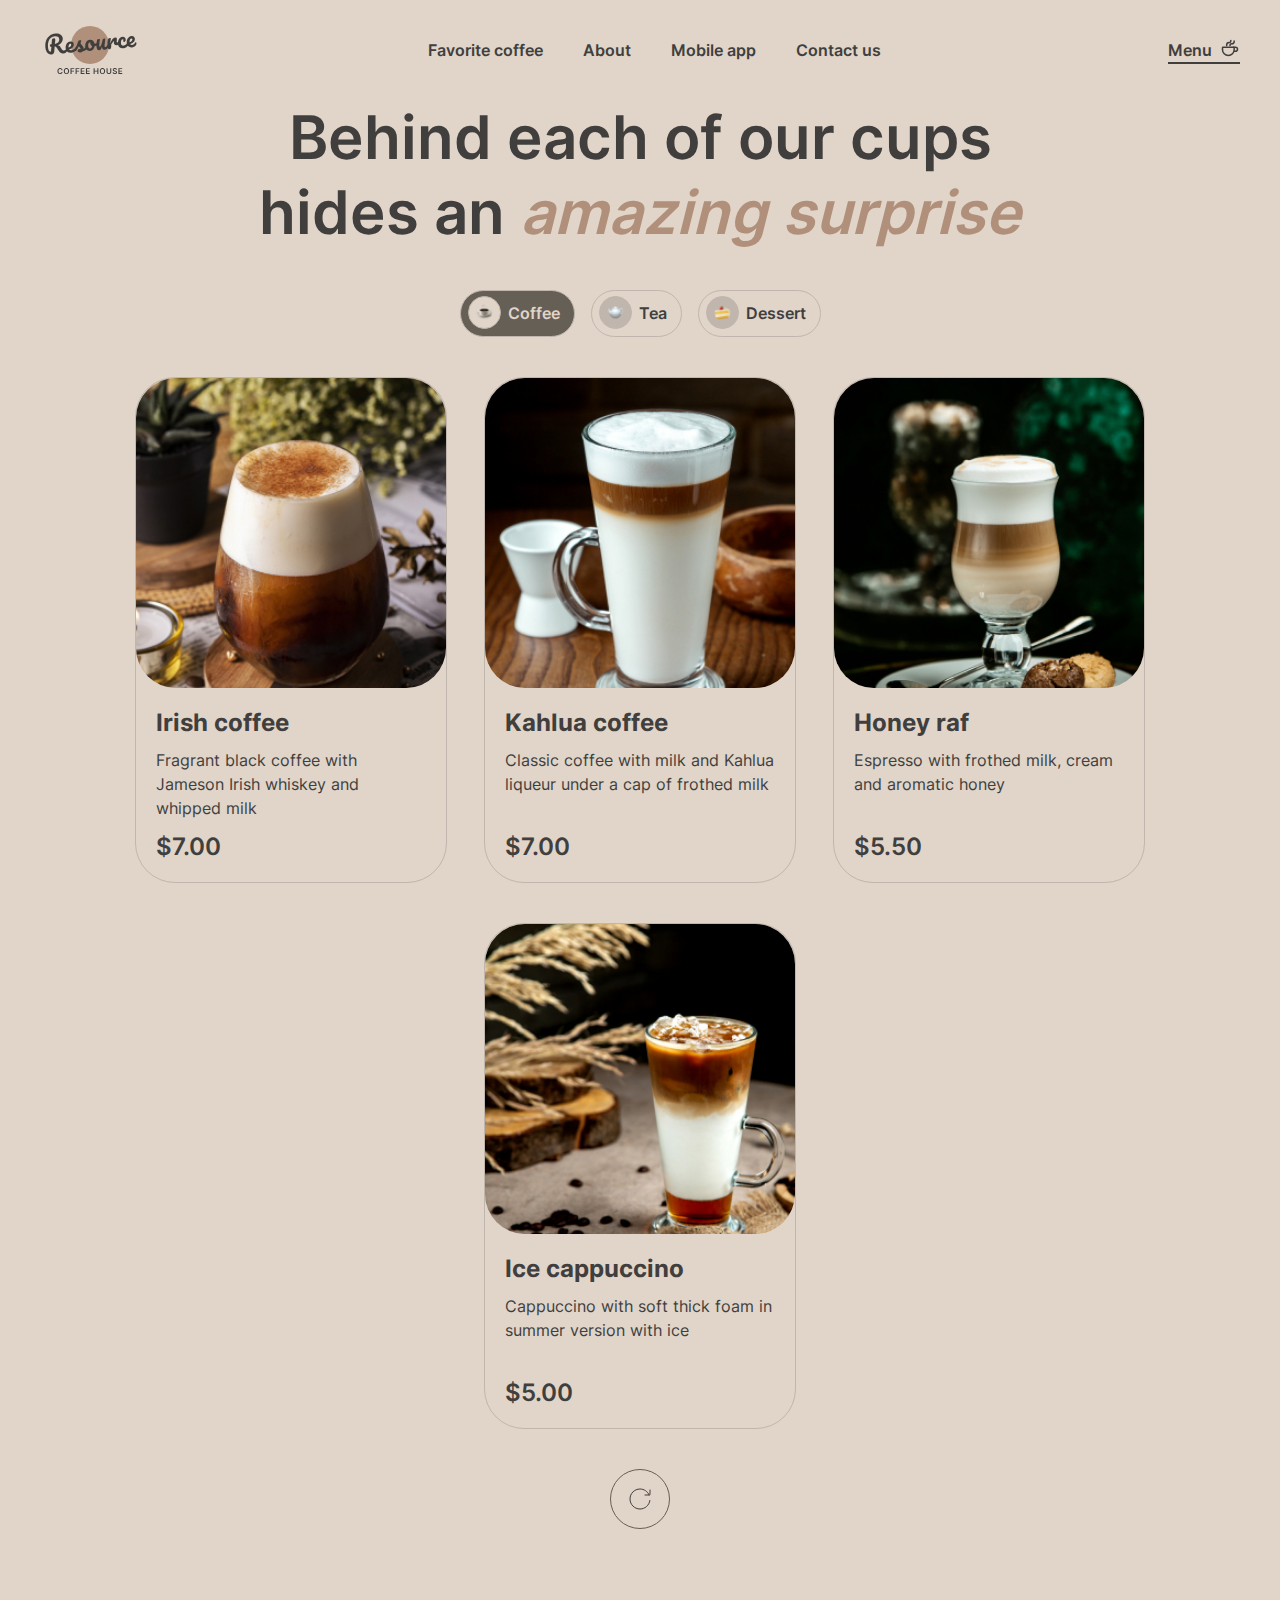
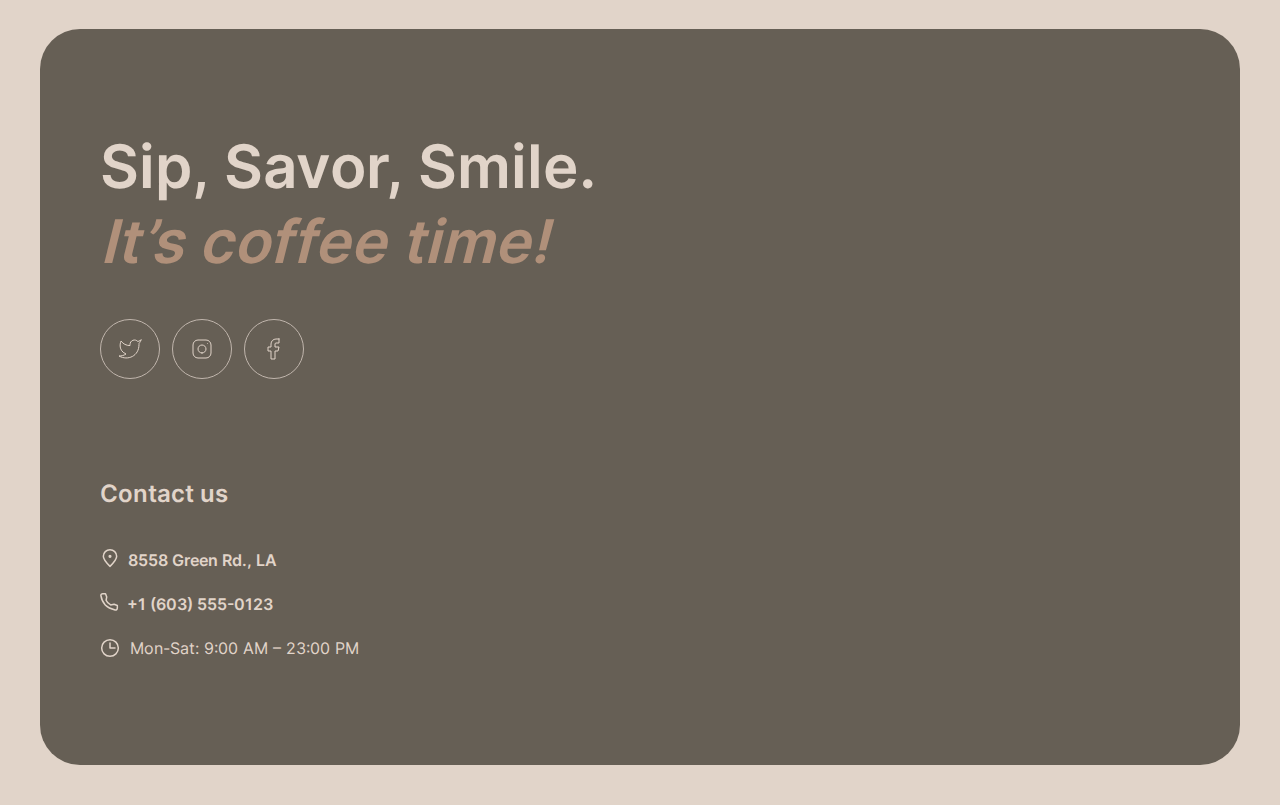
<file: Coffee.html>
<!DOCTYPE html>
<html lang="en">
  <head>
    <meta charset="UTF-8" />
    <meta name="viewport" content="width=device-width, initial-scale=1.0" />
    <link rel="stylesheet" href="css/normalize.css" />
    <link rel="stylesheet" href="css/style.css" />
    <link rel="stylesheet" href="css/navigation.css" />
    <link rel="stylesheet" href="css/header.css" />
    <link rel="stylesheet" href="css/footer.css" />
    <link rel="stylesheet" href="css/itemsPage.css" />
    <link rel="stylesheet" href="css/burger.css" />
    <link rel="stylesheet" href="css/modal.css" />
    <link rel="icon" href="img/coffeCupIcon.svg" type="image/x-icon" />
    <title>Coffee-Title</title>
  </head>
  <body>
    <header class="header">
      <div class="container header__container">
        <a href="index.html"
          ><img class="header__logo" src="img/logo.svg" alt="headerLogo"
        /></a>
        <div class="header__menu menu">
          <div class="menu__icon">
            <span></span>
            <span></span>
          </div>
          <nav class="menu__body">
            <ul class="menu__list">
              <li class="menu__item">
                <a href="index.html#favouritesCoffee" class="menu__link"
                  >Favorite coffee</a
                >
              </li>
              <li class="menu__item">
                <a href="index.html#about" class="menu__link">About</a>
              </li>
              <li class="menu__item">
                <a href="index.html#mobileApp" class="menu__link">Mobile app</a>
              </li>
              <li class="menu__item">
                <a href="#footer" class="menu__link">Contact us</a>
              </li>
              <li class="menu__item">
                <a
                  href="Coffee.html"
                  class="link__disabled menu__link menu__coffee"
                  >Menu</a
                >
              </li>
            </ul>
          </nav>
        </div>
        <nav class="header__navigation navigation">
          <ul class="navigation__list">
            <li class="navigation__item">
              <a href="index.html#favouritesCoffee" class="navigation__link"
                >Favorite coffee</a
              >
            </li>
            <li class="navigation__item">
              <a href="index.html#about" class="navigation__link">About</a>
            </li>
            <li class="navigation__item">
              <a href="index.html#mobileApp" class="navigation__link"
                >Mobile app</a
              >
            </li>
            <li class="navigation__item">
              <a href="#footer" class="navigation__link">Contact us </a>
            </li>
          </ul>
        </nav>
        <a
          href="Coffee.html"
          class="header__link navigation__link link__disabled"
          >Menu</a
        >
      </div>
    </header>
    <div class="main">
      <h1 class="visually-hidden">Coffee-House</h1>
      <div class="main__container container">
        <h2 class="main__title">
          Behind each of our cups hides an
          <span class="main__title_warning">amazing surprise</span>
        </h2>
        <div class="options__container">
          <div class="options__list">
            <a class="link__disabled" href="Coffee.html"
              ><div class="option__item option__active">
                <img
                  src="img/coffeCupIcon.svg"
                  alt="iconNavigate"
                  class="option__image"
                />Coffee
              </div></a
            >
            <a href="Tea.html">
              <div class="option__item option__unactive">
                <img
                  src="img/teaCoupleIcon.svg"
                  alt="iconNavigate"
                  class="option__image"
                />Tea
              </div></a
            >
            <a href="Dessert.html"
              ><div class="option__item option__unactive">
                <img
                  src="img/piceOfCaceIcon.svg"
                  alt="iconNavigate"
                  class="option__image"
                />Dessert
              </div></a
            >
          </div>
        </div>
        <div class="shop__container">
          <div class="modal"></div>
          <ul class="shop__list">
            <li class="shop__item" data-index="0">
              <div class="shop__item_img">
                <img src="img/coffee-1.jpg" alt="itemImg" />
              </div>
              <div class="shop__item_info">
                <h3 class="shop__item-title">Irish coffee</h3>
                <p class="shop__item-description">
                  Fragrant black coffee with Jameson Irish whiskey and whipped
                  milk
                </p>
                <p class="shop__item-price">$7.00</p>
              </div>
            </li>
            <li class="shop__item" data-index="1">
              <div class="shop__item_img">
                <img src="img/coffee-2.jpg" alt="itemImg" />
              </div>
              <div class="shop__item_info">
                <h3 class="shop__item-title">Kahlua coffee</h3>
                <p class="shop__item-description">
                  Classic coffee with milk and Kahlua liqueur under a cap of
                  frothed milk
                </p>
                <p class="shop__item-price">$7.00</p>
              </div>
            </li>
            <li class="shop__item" data-index="2">
              <div class="shop__item_img">
                <img src="img/coffee-3.jpg" alt="itemImg" />
              </div>
              <div class="shop__item_info">
                <h3 class="shop__item-title">Honey raf</h3>
                <p class="shop__item-description">
                  Espresso with frothed milk, cream and aromatic honey
                </p>
                <p class="shop__item-price">$5.50</p>
              </div>
            </li>
            <li class="shop__item" data-index="3">
              <div class="shop__item_img">
                <img src="img/coffee-4.jpg" alt="itemImg" />
              </div>
              <div class="shop__item_info">
                <h3 class="shop__item-title">Ice cappuccino</h3>
                <p class="shop__item-description">
                  Cappuccino with soft thick foam in summer version with ice
                </p>
                <p class="shop__item-price">$5.00</p>
              </div>
            </li>
            <li class="shop__item shop__item_hidden" data-index="4">
              <div class="shop__item_img">
                <img src="img/coffee-5.jpg" alt="itemImg" />
              </div>
              <div class="shop__item_info">
                <h3 class="shop__item-title">Espresso</h3>
                <p class="shop__item-description">Classic black coffee</p>
                <p class="shop__item-price">$4.50</p>
              </div>
            </li>
            <li class="shop__item shop__item_hidden" data-index="5">
              <div class="shop__item_img">
                <img src="img/coffee-6.jpg" alt="itemImg" />
              </div>
              <div class="shop__item_info">
                <h3 class="shop__item-title">Latte</h3>
                <p class="shop__item-description">
                  Espresso coffee with the addition of steamed milk and dense
                  milk foam
                </p>
                <p class="shop__item-price">$5.50</p>
              </div>
            </li>
            <li class="shop__item shop__item_hidden" data-index="6">
              <div class="shop__item_img">
                <img src="img/coffee-7.jpg" alt="itemImg" />
              </div>
              <div class="shop__item_info">
                <h3 class="shop__item-title">Latte macchiato</h3>
                <p class="shop__item-description">
                  Espresso with frothed milk and chocolate
                </p>
                <p class="shop__item-price">$5.50</p>
              </div>
            </li>
            <li class="shop__item shop__item_hidden" data-index="7">
              <div class="shop__item_img">
                <img src="img/coffee-8.jpg" alt="itemImg" />
              </div>
              <div class="shop__item_info">
                <h3 class="shop__item-title">Coffee with cognac</h3>
                <p class="shop__item-description">
                  Fragrant black coffee with cognac and whipped cream
                </p>
                <p class="shop__item-price">$6.50</p>
              </div>
            </li>
          </ul>
          <div class="btn__wrapper">
            <button class="shop__btn_refresh">
              <svg
                xmlns="http://www.w3.org/2000/svg"
                width="24"
                height="24"
                viewBox="0 0 24 24"
                fill="none"
              >
                <path
                  d="M21.8883 13.5C21.1645 18.3113 17.013 22 12 22C6.47715 22 2 17.5228 2 12C2 6.47715 6.47715 2 12 2C16.1006 2 19.6248 4.46819 21.1679 8"
                  stroke="currentColor"
                  stroke-linecap="round"
                  stroke-linejoin="round"
                />
                <path
                  d="M17 8H21.4C21.7314 8 22 7.73137 22 7.4V3"
                  stroke="currentColor"
                  stroke-linecap="round"
                  stroke-linejoin="round"
                />
              </svg>
            </button>
          </div>
        </div>
      </div>
    </div>
    <footer id="footer" class="footer">
      <div class="container">
        <div class="footer__container">
          <div class="footer__social">
            <h2 class="footer__title">
              Sip, Savor, Smile.
              <span class="footer__title_warning">It’s coffee time!</span>
            </h2>
            <ul class="social__list">
              <li class="social__item">
                <a target="_blank" href="https://twitter.com/x">
                  <svg
                    xmlns="http://www.w3.org/2000/svg"
                    width="24"
                    height="24"
                    viewBox="0 0 24 24"
                    fill="none"
                  >
                    <path
                      d="M23 3.01006C23 3.01006 20.9821 4.20217 19.86 4.54006C19.2577 3.84757 18.4573 3.35675 17.567 3.13398C16.6767 2.91122 15.7395 2.96725 14.8821 3.29451C14.0247 3.62177 13.2884 4.20446 12.773 4.96377C12.2575 5.72309 11.9877 6.62239 12 7.54006V8.54006C10.2426 8.58562 8.50127 8.19587 6.93101 7.4055C5.36074 6.61513 4.01032 5.44869 3 4.01006C3 4.01006 -1 13.0101 8 17.0101C5.94053 18.408 3.48716 19.109 1 19.0101C10 24.0101 21 19.0101 21 7.51006C20.9991 7.23151 20.9723 6.95365 20.92 6.68006C21.9406 5.67355 23 3.01006 23 3.01006Z"
                      stroke="currentColor"
                      stroke-linecap="round"
                      stroke-linejoin="round"
                    />
                  </svg>
                </a>
              </li>
              <li class="social__item">
                <a target="_blank" href="https://www.instagram.com/">
                  <svg
                    xmlns="http://www.w3.org/2000/svg"
                    width="24"
                    height="24"
                    viewBox="0 0 24 24"
                    fill="none"
                  >
                    <path
                      d="M12 16C14.2091 16 16 14.2091 16 12C16 9.79086 14.2091 8 12 8C9.79086 8 8 9.79086 8 12C8 14.2091 9.79086 16 12 16Z"
                      stroke="currentColor"
                      stroke-linecap="round"
                      stroke-linejoin="round"
                    />
                    <path
                      d="M3 16V8C3 5.23858 5.23858 3 8 3H16C18.7614 3 21 5.23858 21 8V16C21 18.7614 18.7614 21 16 21H8C5.23858 21 3 18.7614 3 16Z"
                      stroke="currentColor"
                    />
                    <path
                      d="M17.5 6.51L17.51 6.49889"
                      stroke="currentColor"
                      stroke-linecap="round"
                      stroke-linejoin="round"
                    />
                  </svg>
                </a>
              </li>
              <li class="social__item">
                <a target="_blank" href="https://www.facebook.com/">
                  <svg
                    xmlns="http://www.w3.org/2000/svg"
                    width="24"
                    height="24"
                    viewBox="0 0 24 24"
                    fill="none"
                  >
                    <path
                      d="M17 2H14C12.6739 2 11.4021 2.52678 10.4645 3.46447C9.52678 4.40215 9 5.67392 9 7V10H6V14H9V22H13V14H16L17 10H13V7C13 6.73478 13.1054 6.48043 13.2929 6.29289C13.4804 6.10536 13.7348 6 14 6H17V2Z"
                      stroke="currentColor"
                      stroke-linecap="round"
                      stroke-linejoin="round"
                    />
                  </svg>
                </a>
              </li>
            </ul>
          </div>
          <div class="footer__contacts">
            <h3 class="contacts__title">Contact us</h3>
            <ul class="contacts__info">
              <li class="contacts__item contacts__item-link">
                <a
                  target="blank"
                  href="https://www.tripadvisor.ru/Restaurants-g294195-c8-Tbilisi.html"
                  ><img src="img/locationImg.svg" alt="location" />8558 Green
                  Rd., LA</a
                >
              </li>
              <li class="contacts__item contacts__item-link">
                <a target="blank" href="tel:+16035550123"
                  ><img src="img/phoneImg.svg" alt="phone" />+1 (603)
                  555-0123</a
                >
              </li>
              <li class="contacts__item item__info_wrapper">
                <img src="img/clockImg.svg" alt="scelude" />
                <span class="contacts__item_info"
                  >Mon-Sat: 9:00 AM – 23:00 PM</span
                >
              </li>
            </ul>
          </div>
        </div>
      </div>
    </footer>
    <script src="showitems.js"></script>
    <script src="modal.js"></script>
    <script src="burger.js"></script>
  </body>
</html>
</file>
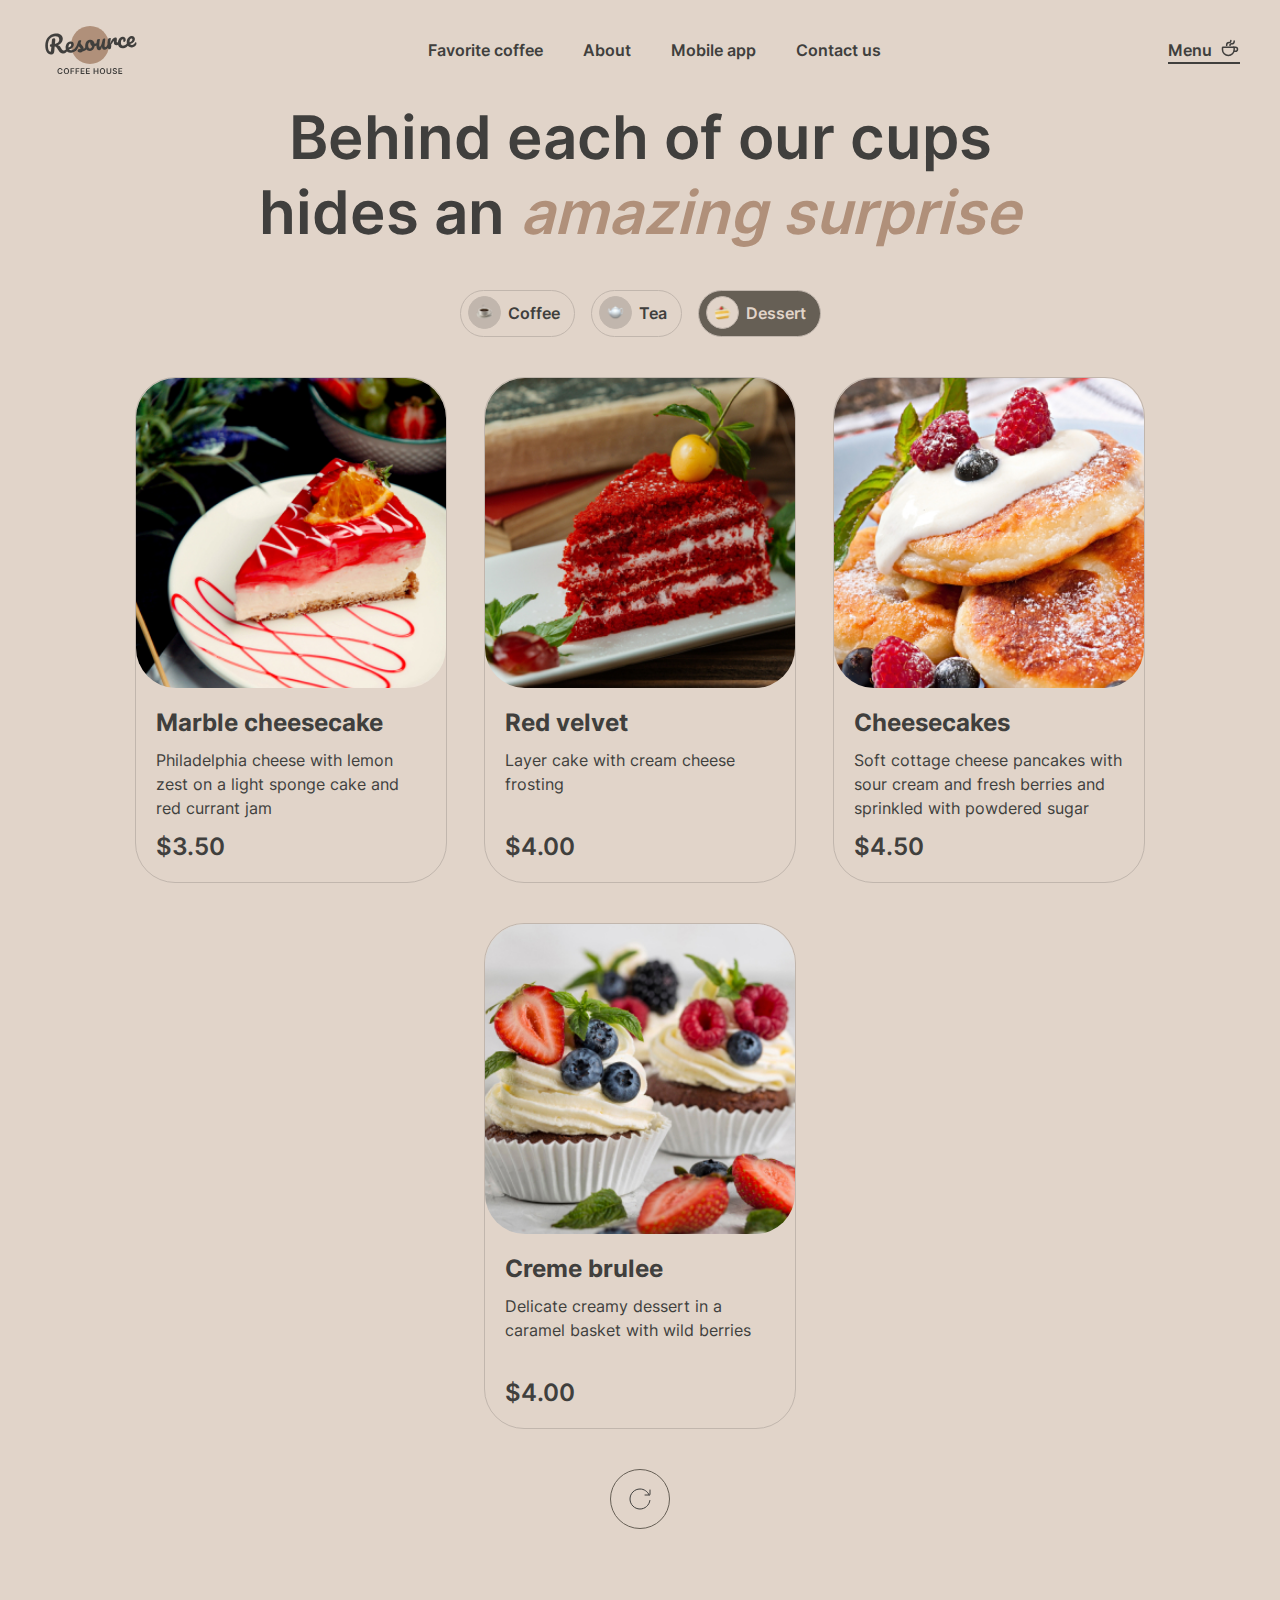
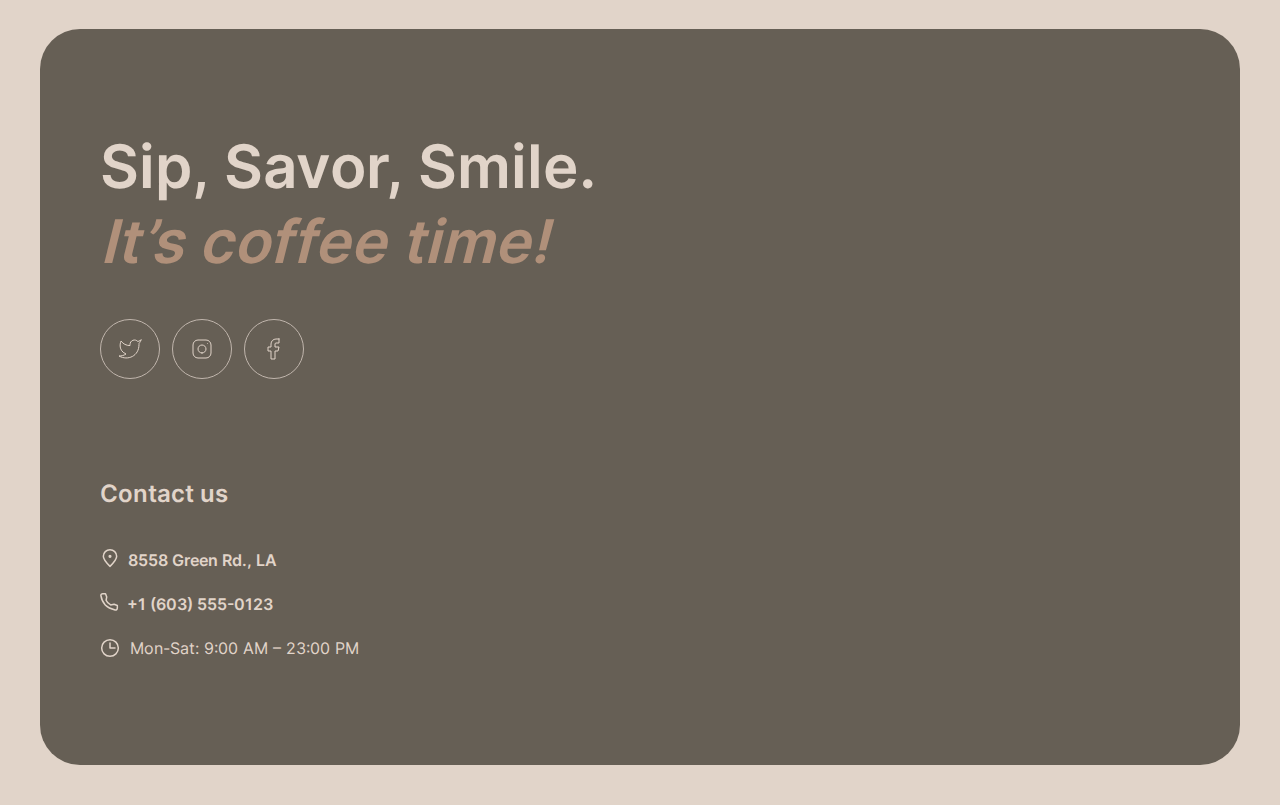
<file: Dessert.html>
<!DOCTYPE html>
<html lang="en">
  <head>
    <meta charset="UTF-8" />
    <meta name="viewport" content="width=device-width, initial-scale=1.0" />
    <link rel="stylesheet" href="css/normalize.css" />
    <link rel="stylesheet" href="css/style.css" />
    <link rel="stylesheet" href="css/navigation.css" />
    <link rel="stylesheet" href="css/header.css" />
    <link rel="stylesheet" href="css/footer.css" />
    <link rel="stylesheet" href="css/itemsPage.css" />
    <link rel="stylesheet" href="css/burger.css" />
    <link rel="stylesheet" href="css/modal.css" />
    <link rel="icon" href="img/coffeCupIcon.svg" type="image/x-icon" />
    <title>Dessert</title>
  </head>
  <body>
    <header class="header">
      <div class="container header__container">
        <a href="index.html"
          ><img class="header__logo" src="img/logo.svg" alt="headerLogo"
        /></a>
        <div class="header__menu menu">
          <div class="menu__icon">
            <span></span>
            <span></span>
          </div>
          <nav class="menu__body">
            <ul class="menu__list">
              <li class="menu__item">
                <a href="index.html#favouritesCoffee" class="menu__link"
                  >Favorite coffee</a
                >
              </li>
              <li class="menu__item">
                <a href="index.html#about" class="menu__link">About</a>
              </li>
              <li class="menu__item">
                <a href="index.html#mobileApp" class="menu__link">Mobile app</a>
              </li>
              <li class="menu__item">
                <a href="#footer" class="menu__link">Contact us</a>
              </li>
              <li class="menu__item">
                <a href="Coffee.html" class="menu__link menu__coffee">Menu</a>
              </li>
            </ul>
          </nav>
        </div>
        <nav class="header__navigation navigation">
          <ul class="navigation__list">
            <li class="navigation__item">
              <a href="index.html#favouritesCoffee" class="navigation__link"
                >Favorite coffee</a
              >
            </li>
            <li class="navigation__item">
              <a href="index.html#about" class="navigation__link">About</a>
            </li>
            <li class="navigation__item">
              <a href="index.html#mobileApp" class="navigation__link"
                >Mobile app</a
              >
            </li>
            <li class="navigation__item">
              <a href="#footer" class="navigation__link">Contact us </a>
            </li>
          </ul>
        </nav>
        <a
          href="Coffee.html"
          class="header__link navigation__link link__disabled"
          >Menu</a
        >
      </div>
    </header>
    <div class="main">
      <h1 class="visually-hidden">Coffee-House</h1>
      <div class="main__container container">
        <h2 class="main__title">
          Behind each of our cups hides an
          <span class="main__title_warning">amazing surprise</span>
        </h2>
        <div class="options__container">
          <div class="options__list">
            <a href="Coffee.html"
              ><div class="option__item option__unactive">
                <img
                  src="img/coffeCupIcon.svg"
                  alt="iconNavigate"
                  class="option__image"
                />Coffee
              </div></a
            >
            <a href="Tea.html">
              <div class="option__item option__unactive">
                <img
                  src="img/teaCoupleIcon.svg"
                  alt="iconNavigate"
                  class="option__image"
                />Tea
              </div></a
            >
            <a class="link__disabled" href="Dessert.html"
              ><div class="option__item option__active">
                <img
                  src="img/piceOfCaceIcon.svg"
                  alt="iconNavigate"
                  class="option__image"
                />Dessert
              </div></a
            >
          </div>
        </div>
        <div class="shop__container">
          <div class="modal"></div>
          <ul class="shop__list">
            <li class="shop__item" data-index="12">
              <div class="shop__item_img">
                <img src="img/dessert-1.jpg" alt="itemImg" />
              </div>
              <div class="shop__item_info">
                <h3 class="shop__item-title">Marble cheesecake</h3>
                <p class="shop__item-description">
                  Philadelphia cheese with lemon zest on a light sponge cake and
                  red currant jam
                </p>
                <p class="shop__item-price">$3.50</p>
              </div>
            </li>
            <li class="shop__item" data-index="13">
              <div class="shop__item_img">
                <img src="img/dessert-2.jpg" alt="itemImg" />
              </div>
              <div class="shop__item_info">
                <h3 class="shop__item-title">Red velvet</h3>
                <p class="shop__item-description">
                  Layer cake with cream cheese frosting
                </p>
                <p class="shop__item-price">$4.00</p>
              </div>
            </li>
            <li class="shop__item" data-index="14">
              <div class="shop__item_img">
                <img src="img/dessert-3.jpg" alt="itemImg" />
              </div>
              <div class="shop__item_info">
                <h3 class="shop__item-title">Cheesecakes</h3>
                <p class="shop__item-description">
                  Soft cottage cheese pancakes with sour cream and fresh berries
                  and sprinkled with powdered sugar
                </p>
                <p class="shop__item-price">$4.50</p>
              </div>
            </li>
            <li class="shop__item" data-index="15">
              <div class="shop__item_img">
                <img src="img/dessert-4.jpg" alt="itemImg" />
              </div>
              <div class="shop__item_info">
                <h3 class="shop__item-title">Creme brulee</h3>
                <p class="shop__item-description">
                  Delicate creamy dessert in a caramel basket with wild berries
                </p>
                <p class="shop__item-price">$4.00</p>
              </div>
            </li>
            <li class="shop__item shop__item_hidden" data-index="16">
              <div class="shop__item_img">
                <img src="img/dessert-5.jpg" alt="itemImg" />
              </div>
              <div class="shop__item_info">
                <h3 class="shop__item-title">Pancakes</h3>
                <p class="shop__item-description">
                  Tender pancakes with strawberry jam and fresh strawberries
                </p>
                <p class="shop__item-price">$4.50</p>
              </div>
            </li>
            <li class="shop__item shop__item_hidden" data-index="17">
              <div class="shop__item_img">
                <img src="img/dessert-6.jpg" alt="itemImg" />
              </div>
              <div class="shop__item_info">
                <h3 class="shop__item-title">Honey cake</h3>
                <p class="shop__item-description">
                  Classic honey cake with delicate custard
                </p>
                <p class="shop__item-price">$4.50</p>
              </div>
            </li>
            <li class="shop__item shop__item_hidden" data-index="18">
              <div class="shop__item_img">
                <img src="img/dessert-7.jpg" alt="itemImg" />
              </div>
              <div class="shop__item_info">
                <h3 class="shop__item-title">Chocolate cake</h3>
                <p class="shop__item-description">
                  Cake with hot chocolate filling and nuts with dried apricots
                </p>
                <p class="shop__item-price">$5.50</p>
              </div>
            </li>
            <li class="shop__item shop__item_hidden" data-index="19">
              <div class="shop__item_img">
                <img src="img/dessert-8.jpg" alt="itemImg" />
              </div>
              <div class="shop__item_info">
                <h3 class="shop__item-title">Black forest</h3>
                <p class="shop__item-description">
                  A combination of thin sponge cake with cherry jam and light
                  chocolate mousse
                </p>
                <p class="shop__item-price">$6.50</p>
              </div>
            </li>
          </ul>
          <div class="btn__wrapper">
            <button class="shop__btn_refresh">
              <svg
                xmlns="http://www.w3.org/2000/svg"
                width="24"
                height="24"
                viewBox="0 0 24 24"
                fill="none"
              >
                <path
                  d="M21.8883 13.5C21.1645 18.3113 17.013 22 12 22C6.47715 22 2 17.5228 2 12C2 6.47715 6.47715 2 12 2C16.1006 2 19.6248 4.46819 21.1679 8"
                  stroke="currentColor"
                  stroke-linecap="round"
                  stroke-linejoin="round"
                />
                <path
                  d="M17 8H21.4C21.7314 8 22 7.73137 22 7.4V3"
                  stroke="currentColor"
                  stroke-linecap="round"
                  stroke-linejoin="round"
                />
              </svg>
            </button>
          </div>
        </div>
      </div>
    </div>
    <footer id="footer" class="footer">
      <div class="container">
        <div class="footer__container">
          <div class="footer__social">
            <h2 class="footer__title">
              Sip, Savor, Smile.
              <span class="footer__title_warning">It’s coffee time!</span>
            </h2>
            <ul class="social__list">
              <li class="social__item">
                <a target="_blank" href="https://twitter.com/x">
                  <svg
                    xmlns="http://www.w3.org/2000/svg"
                    width="24"
                    height="24"
                    viewBox="0 0 24 24"
                    fill="none"
                  >
                    <path
                      d="M23 3.01006C23 3.01006 20.9821 4.20217 19.86 4.54006C19.2577 3.84757 18.4573 3.35675 17.567 3.13398C16.6767 2.91122 15.7395 2.96725 14.8821 3.29451C14.0247 3.62177 13.2884 4.20446 12.773 4.96377C12.2575 5.72309 11.9877 6.62239 12 7.54006V8.54006C10.2426 8.58562 8.50127 8.19587 6.93101 7.4055C5.36074 6.61513 4.01032 5.44869 3 4.01006C3 4.01006 -1 13.0101 8 17.0101C5.94053 18.408 3.48716 19.109 1 19.0101C10 24.0101 21 19.0101 21 7.51006C20.9991 7.23151 20.9723 6.95365 20.92 6.68006C21.9406 5.67355 23 3.01006 23 3.01006Z"
                      stroke="currentColor"
                      stroke-linecap="round"
                      stroke-linejoin="round"
                    />
                  </svg>
                </a>
              </li>
              <li class="social__item">
                <a target="_blank" href="https://www.instagram.com/">
                  <svg
                    xmlns="http://www.w3.org/2000/svg"
                    width="24"
                    height="24"
                    viewBox="0 0 24 24"
                    fill="none"
                  >
                    <path
                      d="M12 16C14.2091 16 16 14.2091 16 12C16 9.79086 14.2091 8 12 8C9.79086 8 8 9.79086 8 12C8 14.2091 9.79086 16 12 16Z"
                      stroke="currentColor"
                      stroke-linecap="round"
                      stroke-linejoin="round"
                    />
                    <path
                      d="M3 16V8C3 5.23858 5.23858 3 8 3H16C18.7614 3 21 5.23858 21 8V16C21 18.7614 18.7614 21 16 21H8C5.23858 21 3 18.7614 3 16Z"
                      stroke="currentColor"
                    />
                    <path
                      d="M17.5 6.51L17.51 6.49889"
                      stroke="currentColor"
                      stroke-linecap="round"
                      stroke-linejoin="round"
                    />
                  </svg>
                </a>
              </li>
              <li class="social__item">
                <a target="_blank" href="https://www.facebook.com/">
                  <svg
                    xmlns="http://www.w3.org/2000/svg"
                    width="24"
                    height="24"
                    viewBox="0 0 24 24"
                    fill="none"
                  >
                    <path
                      d="M17 2H14C12.6739 2 11.4021 2.52678 10.4645 3.46447C9.52678 4.40215 9 5.67392 9 7V10H6V14H9V22H13V14H16L17 10H13V7C13 6.73478 13.1054 6.48043 13.2929 6.29289C13.4804 6.10536 13.7348 6 14 6H17V2Z"
                      stroke="currentColor"
                      stroke-linecap="round"
                      stroke-linejoin="round"
                    />
                  </svg>
                </a>
              </li>
            </ul>
          </div>
          <div class="footer__contacts">
            <h3 class="contacts__title">Contact us</h3>
            <ul class="contacts__info">
              <li class="contacts__item contacts__item-link">
                <a
                  target="blank"
                  href="https://www.tripadvisor.ru/Restaurants-g294195-c8-Tbilisi.html"
                  ><img src="img/locationImg.svg" alt="location" />8558 Green
                  Rd., LA</a
                >
              </li>
              <li class="contacts__item contacts__item-link">
                <a target="blank" href="tel:+16035550123"
                  ><img src="img/phoneImg.svg" alt="phone" />+1 (603)
                  555-0123</a
                >
              </li>
              <li class="contacts__item item__info_wrapper">
                <img src="img/clockImg.svg" alt="scelude" />
                <span class="contacts__item_info"
                  >Mon-Sat: 9:00 AM – 23:00 PM</span
                >
              </li>
            </ul>
          </div>
        </div>
      </div>
    </footer>
    <script src="modal.js"></script>
    <script src="burger.js"></script>
    <script src="showitems.js"></script>
  </body>
</html>
</file>
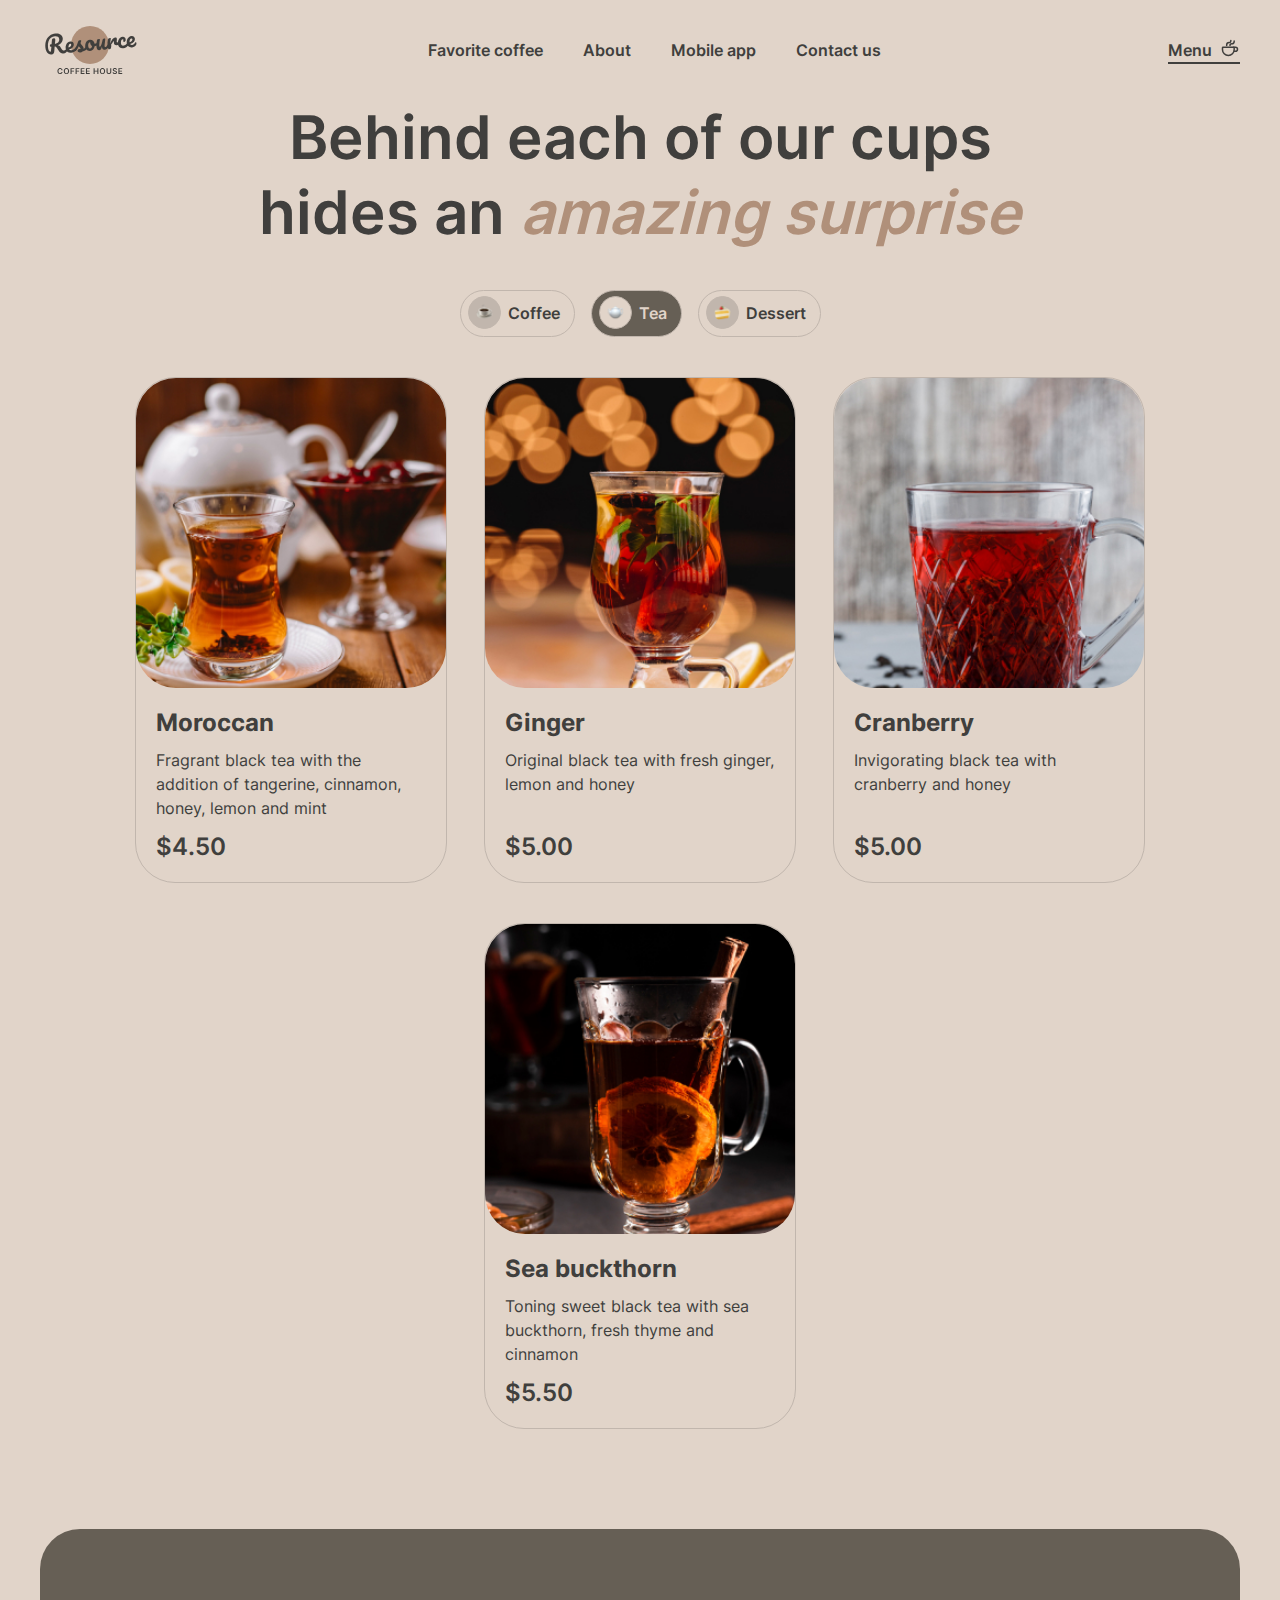
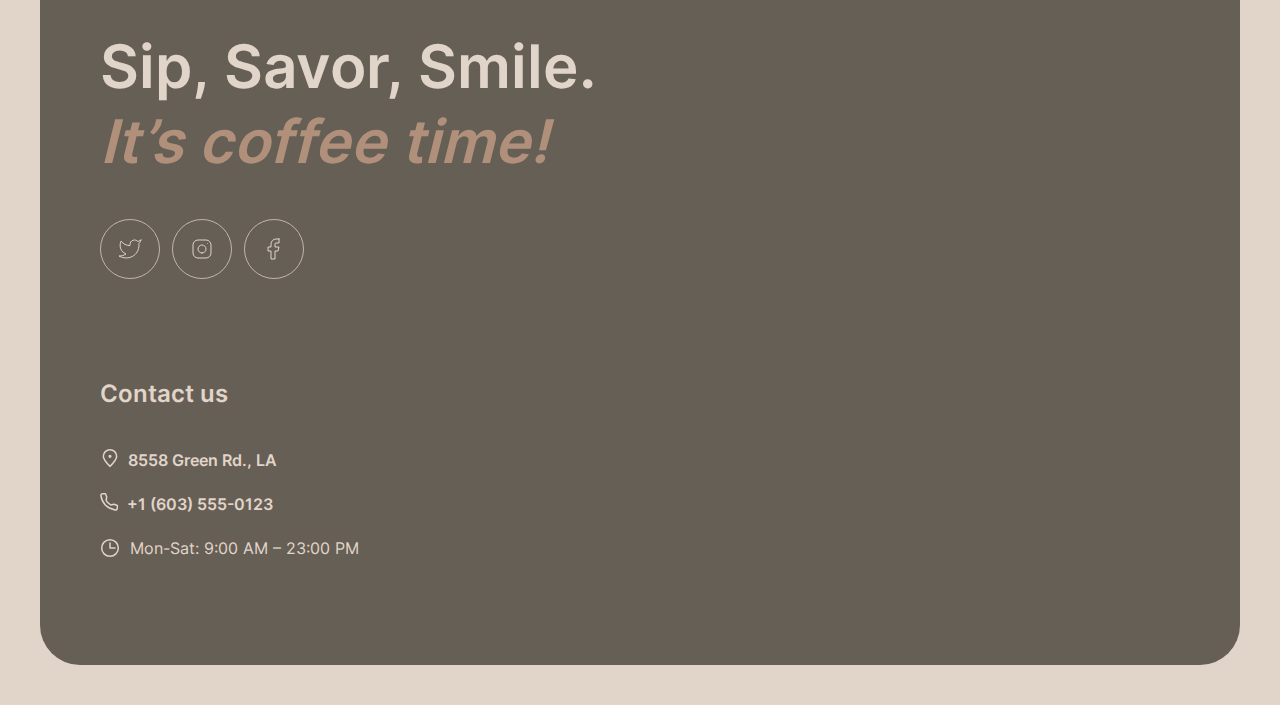
<file: Tea.html>
<!DOCTYPE html>
<html lang="en">
  <head>
    <meta charset="UTF-8" />
    <meta name="viewport" content="width=device-width, initial-scale=1.0" />
    <link rel="stylesheet" href="css/normalize.css" />
    <link rel="stylesheet" href="css/style.css" />
    <link rel="stylesheet" href="css/navigation.css" />
    <link rel="stylesheet" href="css/header.css" />
    <link rel="stylesheet" href="css/footer.css" />
    <link rel="stylesheet" href="css/itemsPage.css" />
    <link rel="stylesheet" href="css/burger.css" />
    <link rel="stylesheet" href="css/modal.css" />
    <link rel="icon" href="img/coffeCupIcon.svg" type="image/x-icon" />
    <title>Tea</title>
  </head>
  <body>
    <header class="header">
      <div class="container header__container">
        <a href="index.html"
          ><img class="header__logo" src="img/logo.svg" alt="headerLogo"
        /></a>
        <div class="header__menu menu">
          <div class="menu__icon">
            <span></span>
            <span></span>
          </div>
          <nav class="menu__body">
            <ul class="menu__list">
              <li class="menu__item">
                <a href="index.html#favouritesCoffee" class="menu__link"
                  >Favorite coffee</a
                >
              </li>
              <li class="menu__item">
                <a href="index.html#about" class="menu__link">About</a>
              </li>
              <li class="menu__item">
                <a href="index.html#mobileApp" class="menu__link">Mobile app</a>
              </li>
              <li class="menu__item">
                <a href="#footer" class="menu__link">Contact us</a>
              </li>
              <li class="menu__item">
                <a href="Coffee.html" class="menu__link menu__coffee">Menu</a>
              </li>
            </ul>
          </nav>
        </div>
        <nav class="header__navigation navigation">
          <ul class="navigation__list">
            <li class="navigation__item">
              <a href="index.html#favouritesCoffee" class="navigation__link"
                >Favorite coffee</a
              >
            </li>
            <li class="navigation__item">
              <a href="index.html#about" class="navigation__link">About</a>
            </li>
            <li class="navigation__item">
              <a href="index.html#mobileApp" class="navigation__link"
                >Mobile app</a
              >
            </li>
            <li class="navigation__item">
              <a href="#footer" class="navigation__link">Contact us </a>
            </li>
          </ul>
        </nav>
        <a
          href="Coffee.html"
          class="header__link navigation__link link__disabled"
          >Menu</a
        >
      </div>
    </header>
    <div class="main">
      <h1 class="visually-hidden">Coffee-House</h1>
      <div class="main__container container">
        <h2 class="main__title">
          Behind each of our cups hides an
          <span class="main__title_warning">amazing surprise</span>
        </h2>
        <div class="options__container">
          <div class="options__list">
            <a href="Coffee.html"
              ><div class="option__item option__unactive">
                <img
                  src="img/coffeCupIcon.svg"
                  alt="iconNavigate"
                  class="option__image"
                />Coffee
              </div></a
            >
            <a class="link__disabled" href="Tea.html">
              <div class="option__item option__active">
                <img
                  src="img/teaCoupleIcon.svg"
                  alt="iconNavigate"
                  class="option__image"
                />Tea
              </div></a
            >
            <a href="Dessert.html"
              ><div class="option__item option__unactive">
                <img
                  src="img/piceOfCaceIcon.svg"
                  alt="iconNavigate"
                  class="option__image"
                />Dessert
              </div></a
            >
          </div>
        </div>
        <div class="shop__container">
          <div class="modal"></div>
          <ul class="shop__list">
            <li class="shop__item" data-index="8">
              <div class="shop__item_img">
                <img src="img/tea-1.jpg" alt="itemImg" />
              </div>
              <div class="shop__item_info">
                <h3 class="shop__item-title">Moroccan</h3>
                <p class="shop__item-description">
                  Fragrant black tea with the addition of tangerine, cinnamon,
                  honey, lemon and mint
                </p>
                <p class="shop__item-price">$4.50</p>
              </div>
            </li>
            <li class="shop__item" data-index="9">
              <div class="shop__item_img">
                <img src="img/tea-2.jpg" alt="itemImg" />
              </div>
              <div class="shop__item_info">
                <h3 class="shop__item-title">Ginger</h3>
                <p class="shop__item-description">
                  Original black tea with fresh ginger, lemon and honey
                </p>
                <p class="shop__item-price">$5.00</p>
              </div>
            </li>
            <li class="shop__item" data-index="10">
              <div class="shop__item_img">
                <img src="img/tea-3.jpg" alt="itemImg" />
              </div>
              <div class="shop__item_info">
                <h3 class="shop__item-title">Cranberry</h3>
                <p class="shop__item-description">
                  Invigorating black tea with cranberry and honey
                </p>
                <p class="shop__item-price">$5.00</p>
              </div>
            </li>
            <li class="shop__item" data-index="11">
              <div class="shop__item_img">
                <img src="img/tea-4.jpg" alt="itemImg" />
              </div>
              <div class="shop__item_info">
                <h3 class="shop__item-title">Sea buckthorn</h3>
                <p class="shop__item-description">
                  Toning sweet black tea with sea buckthorn, fresh thyme and
                  cinnamon
                </p>
                <p class="shop__item-price">$5.50</p>
              </div>
            </li>
          </ul>
        </div>
      </div>
    </div>
    <footer id="footer" class="footer">
      <div class="container">
        <div class="footer__container">
          <div class="footer__social">
            <h2 class="footer__title">
              Sip, Savor, Smile.
              <span class="footer__title_warning">It’s coffee time!</span>
            </h2>
            <ul class="social__list">
              <li class="social__item">
                <a target="_blank" href="https://twitter.com/x">
                  <svg
                    xmlns="http://www.w3.org/2000/svg"
                    width="24"
                    height="24"
                    viewBox="0 0 24 24"
                    fill="none"
                  >
                    <path
                      d="M23 3.01006C23 3.01006 20.9821 4.20217 19.86 4.54006C19.2577 3.84757 18.4573 3.35675 17.567 3.13398C16.6767 2.91122 15.7395 2.96725 14.8821 3.29451C14.0247 3.62177 13.2884 4.20446 12.773 4.96377C12.2575 5.72309 11.9877 6.62239 12 7.54006V8.54006C10.2426 8.58562 8.50127 8.19587 6.93101 7.4055C5.36074 6.61513 4.01032 5.44869 3 4.01006C3 4.01006 -1 13.0101 8 17.0101C5.94053 18.408 3.48716 19.109 1 19.0101C10 24.0101 21 19.0101 21 7.51006C20.9991 7.23151 20.9723 6.95365 20.92 6.68006C21.9406 5.67355 23 3.01006 23 3.01006Z"
                      stroke="currentColor"
                      stroke-linecap="round"
                      stroke-linejoin="round"
                    />
                  </svg>
                </a>
              </li>
              <li class="social__item">
                <a target="_blank" href="https://www.instagram.com/">
                  <svg
                    xmlns="http://www.w3.org/2000/svg"
                    width="24"
                    height="24"
                    viewBox="0 0 24 24"
                    fill="none"
                  >
                    <path
                      d="M12 16C14.2091 16 16 14.2091 16 12C16 9.79086 14.2091 8 12 8C9.79086 8 8 9.79086 8 12C8 14.2091 9.79086 16 12 16Z"
                      stroke="currentColor"
                      stroke-linecap="round"
                      stroke-linejoin="round"
                    />
                    <path
                      d="M3 16V8C3 5.23858 5.23858 3 8 3H16C18.7614 3 21 5.23858 21 8V16C21 18.7614 18.7614 21 16 21H8C5.23858 21 3 18.7614 3 16Z"
                      stroke="currentColor"
                    />
                    <path
                      d="M17.5 6.51L17.51 6.49889"
                      stroke="currentColor"
                      stroke-linecap="round"
                      stroke-linejoin="round"
                    />
                  </svg>
                </a>
              </li>
              <li class="social__item">
                <a target="_blank" href="https://www.facebook.com/">
                  <svg
                    xmlns="http://www.w3.org/2000/svg"
                    width="24"
                    height="24"
                    viewBox="0 0 24 24"
                    fill="none"
                  >
                    <path
                      d="M17 2H14C12.6739 2 11.4021 2.52678 10.4645 3.46447C9.52678 4.40215 9 5.67392 9 7V10H6V14H9V22H13V14H16L17 10H13V7C13 6.73478 13.1054 6.48043 13.2929 6.29289C13.4804 6.10536 13.7348 6 14 6H17V2Z"
                      stroke="currentColor"
                      stroke-linecap="round"
                      stroke-linejoin="round"
                    />
                  </svg>
                </a>
              </li>
            </ul>
          </div>
          <div class="footer__contacts">
            <h3 class="contacts__title">Contact us</h3>
            <ul class="contacts__info">
              <li class="contacts__item contacts__item-link">
                <a
                  target="blank"
                  href="https://www.tripadvisor.ru/Restaurants-g294195-c8-Tbilisi.html"
                  ><img src="img/locationImg.svg" alt="location" />8558 Green
                  Rd., LA</a
                >
              </li>
              <li class="contacts__item contacts__item-link">
                <a target="blank" href="tel:+16035550123"
                  ><img src="img/phoneImg.svg" alt="phone" />+1 (603)
                  555-0123</a
                >
              </li>
              <li class="contacts__item item__info_wrapper">
                <img src="img/clockImg.svg" alt="scelude" />
                <span class="contacts__item_info"
                  >Mon-Sat: 9:00 AM – 23:00 PM</span
                >
              </li>
            </ul>
          </div>
        </div>
      </div>
    </footer>
    <script src="modal.js"></script>
    <script src="burger.js"></script>
    <script src="showitems.js"></script>
  </body>
</html>
</file>
<file: css/style.css>
/* inter-regular - latin */
@font-face {
  font-display: swap;
  font-family: "Inter";
  font-style: normal;
  font-weight: 400;
  src: url("../fonts/inter-v13-latin-regular.woff2") format("woff2");
}
/* inter-600 - latin */
@font-face {
  font-display: swap;
  font-family: "Inter";
  font-style: normal;
  font-weight: 600;
  src: url("../fonts/inter-v13-latin-600.woff2") format("woff2");
}
/* inter-700 - latin */
@font-face {
  font-display: swap;
  font-family: "Inter";
  font-style: normal;
  font-weight: 700;
  src: url("../fonts/inter-v13-latin-700.woff2") format("woff2");
}
html {
  box-sizing: border-box;
}
*,
*::after,
*::before {
  box-sizing: inherit;
}
body {
  min-width: 380px;
  font-size: 16px;
  font-weight: 400;
  line-height: 1.5;
  font-family: Inter, sans-serif;
  background-color: #e1d4c9;
  color: #403f3d;
}
img {
  /* max-width: 100%; */
  height: auto;
}
.visually-hidden {
  position: fixed;
  transform: scale(0);
}
.container {
  max-width: 1440px;
  padding: 0 40px;
  margin: 0 auto;
}

@media (max-width: 380px) {
  .container {
    padding: 20px 16px;
  }
}
@media (prefers-reduced-motion: no-preference) {
  :root {
    scroll-behavior: smooth;
  }
}
</file>
<file: css/navigation.css>
.navigation__list {
  list-style: none;
  margin: 0;
  padding: 0;
  display: flex;
  align-items: center;
  gap: 40px;
}
.navigation__link {
  color: inherit;
  text-decoration: none;
  font-style: normal;
  font-weight: 600;
  line-height: 1.5;
}
</file>
<file: css/header.css>
.header__container {
  padding: 20px 40px;
  display: flex;
  align-items: center;
  justify-content: space-between;
}
.header__navigation {
  flex-grow: 1;
  display: flex;
  justify-content: center;
}
.navigation__link {
  position: relative;
  color: inherit;
  text-decoration: none;
  line-height: 24px;
}
.navigation__link:before {
  content: "";
  position: absolute;
  transition: transform 0.4s ease;
  left: 0;
  bottom: -2px;
  width: 100%;
  height: 2px;
  background: #403f3d;
  transform: scaleX(0);
}
.navigation__link:hover:before {
  transform: scaleX(1);
}
.header__link {
  display: flex;
  gap: 8px;
}
.header__link::after {
  content: "";
  background-image: url(../img/coffee-cup.svg);
  display: inline-block;
  width: 20px;
  height: 20px;
}
.burger {
  display: none;
}
/* @media (max-width: 1439px) {
  .header__navigation {
    display: none;
  }
  .navigation__link {
    display: none;
  }
  .burger {
    display: block;
  }
} */
@media (max-width: 768px) {
  .header__navigation {
    display: none;
  }
  .navigation__link {
    display: none;
  }
  .burger {
    display: block;
  }
}
@media (max-width: 380px) {
  .header__container {
    padding: 20px 16px 0px 16px;
  }
}
</file>
<file: css/footer.css>
.footer__container {
  display: flex;
  max-width: 1360px;
  padding: 100px;
  justify-content: space-between;
  align-items: center;
  gap: 100px;
  align-self: stretch;
  border-radius: 40px;
  background: #665f55;
  margin: 100px 0px 40px;
}
.footer__contacts {
  display: flex;
  flex-direction: column;
  align-items: flex-start;
  gap: 39px;
  flex: 1 0 0;
}
.footer__title {
  color: #e1d4c9;
  font-size: 60px;
  font-weight: 600;
  line-height: 125%;
  margin-bottom: 40px;
}
.footer__title_warning {
  color: #b0907a;
  font-size: 60px;
  font-style: italic;
  font-weight: 600;
  line-height: 125%;
}
.contacts__title {
  color: #e1d4c9;
  font-size: 24px;
  font-weight: 600;
  line-height: 125%;
}
.contacts__info {
  display: flex;
  flex-direction: column;
  justify-content: center;
  align-items: flex-start;
  gap: 20px;
}
.contacts__item a {
  color: #e1d4c9;
  font-weight: 600;
  line-height: 150%;
}
.contacts__item {
  position: relative;
  color: inherit;
  text-decoration: none;
  line-height: 24px;
  color: #e1d4c9;
}
.contacts__item:before {
  content: "";
  position: absolute;
  transition: transform 0.4s ease;
  left: 0;
  bottom: -5px;
  width: 100%;
  height: 2px;
  background: #e1d4c9;
  transform: scaleX(0);
}
.contacts__item-link:hover:before {
  transform: scaleX(1);
}
.contacts__item-link a img {
  margin-right: 8px;
}
.footer__social {
  max-width: 530px;
}
.item__info_wrapper {
  display: flex;
  align-items: center;
  gap: 10px;
}
.contacts__item_info {
  display: block;
}
.social__list {
  display: flex;
  align-items: center;
  gap: 12px;
}
.social__item a {
  display: flex;
  width: 60px;
  height: 60px;
  justify-content: center;
  align-items: center;
  border-radius: 100px;
  border: 1px solid #c1b6ad;
  transition: all 0.4s ease 0s;
  color: #e1d4c9;
}
.social__item a:hover {
  background: #e1d4c9;
  color: #403f3d;
}
@media (max-width: 1439px) {
  .footer__container {
    flex-direction: column;
    padding: 100px 60px 105px 60px;
    margin: 97px 0px 40px 0px;
    align-items: start;
  }
  .footer__social {
    max-width: 570px;
  }
}
@media (max-width: 1023px) {
  .contacts__item:before {
    content: none;
  }
  .social__item a:hover {
    background: #665f55;
    color: #e1d4c9;
  }
}
@media (max-width: 767px) {
  .footer__title {
    font-size: 32px;
    margin-bottom: 40px;
  }
  .footer__title_warning {
    font-size: 32px;
  }
  .footer__container {
    padding: 61px 16px 65px 16px;
    margin: 57px 0px 21px 0px;
    gap: 40px;
  }
}
</file>
<file: css/itemsPage.css>
.link__disabled {
  pointer-events: none;
  cursor: default;
}
.header__link:before {
  content: "";
  position: absolute;
  left: 0;
  bottom: -2px;
  width: 100%;
  height: 2px;
  background: #403f3d;
  transform: scaleX(1);
}
.main__title {
  color: #403f3d;
  font-size: 60px;
  font-weight: 600;
  line-height: 125%;
  max-width: 800px;
  text-align: center;
  margin: 0 auto;
}
.main__title_warning {
  color: #b0907a;
  font-style: italic;
}
.options__container {
  margin: 40px 0px;
}
.options__list {
  display: flex;
  justify-content: center;
  align-items: center;
  gap: 16px;
}
.option__item {
  color: #403f3d;
  display: flex;
  padding: 5px 14px 7px 7px;
  justify-content: center;
  align-items: center;
  gap: 7px;
  border-radius: 100px;
  background: #e1d4c9;
  cursor: pointer;
  border: 1px solid #c1b6ad;
  font-size: 16px;
  font-weight: 600;
  line-height: 150%;
  transition: all 0.4s ease 0s;
}
.option__item:hover {
  color: #e1d4c9;
  background: #665f55;
}
.option__image {
  display: flex;
  padding: 7px;
  justify-content: center;
  align-items: center;
  border-radius: 100px;
  background: #c1b6ad;
  border: 1px solid #c1b6ad;
}
.option__item:hover img {
  background-color: #e1d4c9;
}
.shop__item {
  display: flex;
  height: 506px;
  flex-direction: column;
  align-items: center;
  border-radius: 40px;
  border: 1px solid #c1b6ad;
}
.option__active {
  background: #665f55;
  color: #e1d4c9;
}
.option__active img {
  background-color: #e1d4c9;
}
.shop__list {
  display: flex;
  max-width: 1360px;
  justify-content: center;
  align-items: flex-start;
  align-content: flex-start;
  gap: 40px 37px;
  flex-wrap: wrap;
}
.shop__item_info {
  display: flex;
  padding: 20px;
  flex-direction: column;
  justify-content: space-between;
  align-items: flex-start;
  flex: 1 0 0;
  align-self: stretch;
}
.shop__item-title {
  font-size: 24px;
  line-height: 125%;
  margin-bottom: 10px;
}
.shop__item-description {
  max-width: 270px;
  margin-bottom: auto;
}
.shop__item-price {
  font-size: 24px;
  line-height: 125%;
  font-weight: 600;
}
.shop__btn_refresh {
  display: none;
}
.shop__item:hover {
  cursor: pointer;
}
.shop__item_img {
  overflow: hidden;
  width: 310px;
  height: 310px;
  border-radius: 40px;
}
.shop__item_img img {
  transform: scale(1.1);
  transition: 0.3s ease-in-out;
  position: relative;
}
.shop__item:hover img {
  transform: scale(1);
}
@media (max-width: 1439px) {
  .footer__container {
    margin-top: 100px;
  }
  .shop__item_hidden {
    display: none;
  }
  .btn__wrapper {
    display: flex;
    flex-direction: column;
    justify-content: center;
    align-items: center;
    gap: 40px;
    align-self: stretch;
    margin-top: 40px;
  }
  .shop__btn_refresh {
    display: inline-block;
    width: 24px;
    height: 24px;
    flex-shrink: 0;
    display: flex;
    width: 60px;
    height: 60px;
    justify-content: center;
    align-items: center;
    border-radius: 100px;
    border: 1px solid #665f55;
    transition: all 0.2s ease 0s;
    color: #403f3d;
  }
  .shop__btn_refresh:hover {
    background-color: #665f55;
    color: #e1d4c9;
  }
}
@media (max-width: 1023px) {
  .shop__btn_refresh:hover {
    background-color: #e1d4c9;
    color: #403f3d;
  }
  .shop__item:hover img {
    transform: scale(1.1);
  }
  .option__item:hover {
    color: #403f3d;
    background: #e1d4c9;
  }
  .shop__item:hover {
    cursor: none;
  }
  .option__item:hover img {
    background-color: #c1b6ad;
  }
  .shop__item_img:hover img {
    transform: scale(1.1);
  }
}
@media (max-width: 767px) {
  .footer__container {
    margin-top: 60px;
  }
  .main__title {
    font-size: 32px;
  }
  .options__list {
    gap: 7px;
  }
}
</file>
<file: css/burger.css>
body.lock {
  overflow: hidden;
}
.header__menu {
  display: none;
}
.menu__icon {
  display: flex;
  width: 44px;
  height: 44px;
  justify-content: center;
  align-items: center;
  border-radius: 100px;
  border: 1px solid #665f55;
  position: relative;
  cursor: pointer;
}
.menu__icon span {
  position: absolute;
  width: 40%;
  height: 1px;
  background-color: #403f3d;
  left: 30%;
  top: 35%;
  border-radius: 100px;
  transition: all 0.3s;
}
.menu__icon span:last-child {
  top: 60%;
}
.menu__list {
  display: flex;
  flex-direction: column;
  align-items: center;
  gap: 60px;
  padding-top: 66px;
}
.menu__link {
  color: #403f3d;
  text-align: center;
  font-size: 32px;
  font-weight: 600;
  line-height: 125%;
  text-decoration: none;
}
@media (max-width: 768px) {
  .menu__body {
    position: fixed;
    right: -100%;
    top: 95px;
    height: 100vh;
    width: 100%;
    background: #e1d4c9;
    z-index: 10;
    transition: all 0.3s;
  }
  .menu__body.active {
    right: 0%;
  }
  .header__menu {
    display: block;
  }
  .menu__item:last-child {
    margin-top: 40px;
    margin-left: -55px;
  }

  .menu__icon.active span {
    transform: scale(0);
  }
  .menu__icon.active span:first-child {
    transform: rotate(-45deg);
    top: 50%;
  }
  .menu__icon.active span:last-child {
    transform: rotate(45deg);
    top: 50%;
  }
  .menu__coffee::after {
    content: "";
    width: 40px;
    height: 40px;
    position: absolute;
    margin-left: 16px;
    background: url(../img/coffee-cup-big.svg);
    background-repeat: no-repeat;
  }
}
</file>
<file: css/modal.css>
.modal {
  z-index: 100;
  left: 0;
  top: 0;
  position: fixed;
  display: none;
  width: 100%;
  height: 100%;
  overflow: auto;
  background: rgba(64, 63, 61, 0.8);
}
.modal__card-info {
  display: flex;
  padding-left: 20px;
  flex-direction: column;
  align-items: flex-start;
  gap: 20px;
  flex: 1 0 0;
}
.modal--show {
  display: flex;
  justify-content: center;
  align-items: center;
}
.modal__card {
  display: flex;
  width: 800px;
  padding: 16px;
  justify-content: space-between;
  border-radius: 40px;
  background: #e1d4c9;
}

.modal__additions-option {
  display: flex;
  padding: 6px 14px 8px 8px;
  justify-content: center;
  align-items: center;
  gap: 8px;
  border-radius: 100px;
  border: 1px solid #c1b6ad;
  cursor: pointer;
}
.modal__additions-options {
  display: flex;
  align-items: flex-start;
  align-content: flex-start;
  gap: 8px;
  align-self: stretch;
  flex-wrap: wrap;
}
.modal__additions-option span {
  font-weight: 600;
}
.modal__item-size p {
  margin-bottom: 8px;
}
.modal__additions-wrapper p {
  margin-bottom: 8px;
}
.modal__counter {
  display: flex;
  width: 30px;
  padding: 3px 0px;
  justify-content: center;
  align-items: center;
  border-radius: 100px;
  background: #c1b6ad;
  text-transform: uppercase;
}
.modal__items-backdrop {
  width: 310px;
  height: 310px;
  flex-shrink: 0;
  border-radius: 40px;
}
.modal__item-title {
  font-size: 24px;
  font-weight: 600;
  line-height: 125%;
}
.total__price-wrapper {
  font-size: 24px;
  font-weight: 600;
  line-height: 125%;
  display: flex;
  justify-content: space-between;
}
.total__price-title {
  width: 209px;
  height: 30px;
}
.total__price {
  width: 229px;
  height: 30px;
  text-align: right;
}
.modal__info-app {
  font-size: 10px;
  font-weight: 600;
  line-height: 140%;
  max-width: 422px;
  position: relative;
  padding: 12px 0px 13px 24px;
  border-top: 1px solid #c1b6ad;
}
.modal__info-app::before {
  content: "";
  position: absolute;
  background: url(../img/info-empty.svg);
  background-repeat: no-repeat;
  width: 16px;
  height: 16px;
  left: 0px;
}
.modal__item-description {
  margin-top: 10px;
}
.modal__button-close {
  font-weight: 600;
  display: flex;
  padding: 11px 78px 11px 78px;
  justify-content: center;
  align-items: center;
  gap: 8px;
  align-self: stretch;
  border-radius: 100px;
  border: 1px solid #665f55;
}
.modal__button-close:hover {
  background: #665f55;
  color: #e1d4c9;
}
.stop--scrolling {
  height: 100%;
  overflow: hidden;
}
.modal_size-active {
  background: #665f55;
}
.modal_size-active .modal__size {
  color: #e1d4c9;
}
.modal_size-active .modal__counter {
  background: #e1d4c9;
}
.modal_additive-active {
  background: #665f55;
}
.modal_additive-active .modal__counter {
  background: #e1d4c9;
}
.modal_additive-active .modal__size {
  color: #e1d4c9;
}
@media (max-width: 900px) {
  .modal__button-close:hover {
    color: #403f3d;
    background: #e1d4c9;
  }
  .modal__card {
    width: 688px;
    height: 628px;
  }
  .modal__item-description {
    width: 326px;
  }
  .modal__button-close {
    padding: 10px 140px;
    align-self: auto;
  }
  .modal__info-app {
    max-width: 337px;
  }
  .total__price {
    width: 117px;
  }
}
@media (max-width: 767px) {
  .modal__item-description {
    width: 310px;
  }
  .modal__card {
    width: 342px;
    height: 628px;
  }
  .total__price-title {
    width: 193px;
  }
  .modal__items-backdrop {
    display: none;
  }
  .modal__info-app {
    max-width: 310px;
  }
  .modal__button-close {
    padding: 10px 133px;
  }
  .modal__card {
    padding: 16px 0px;
    width: 345px;
    height: 624px;
  }
}
</file>
